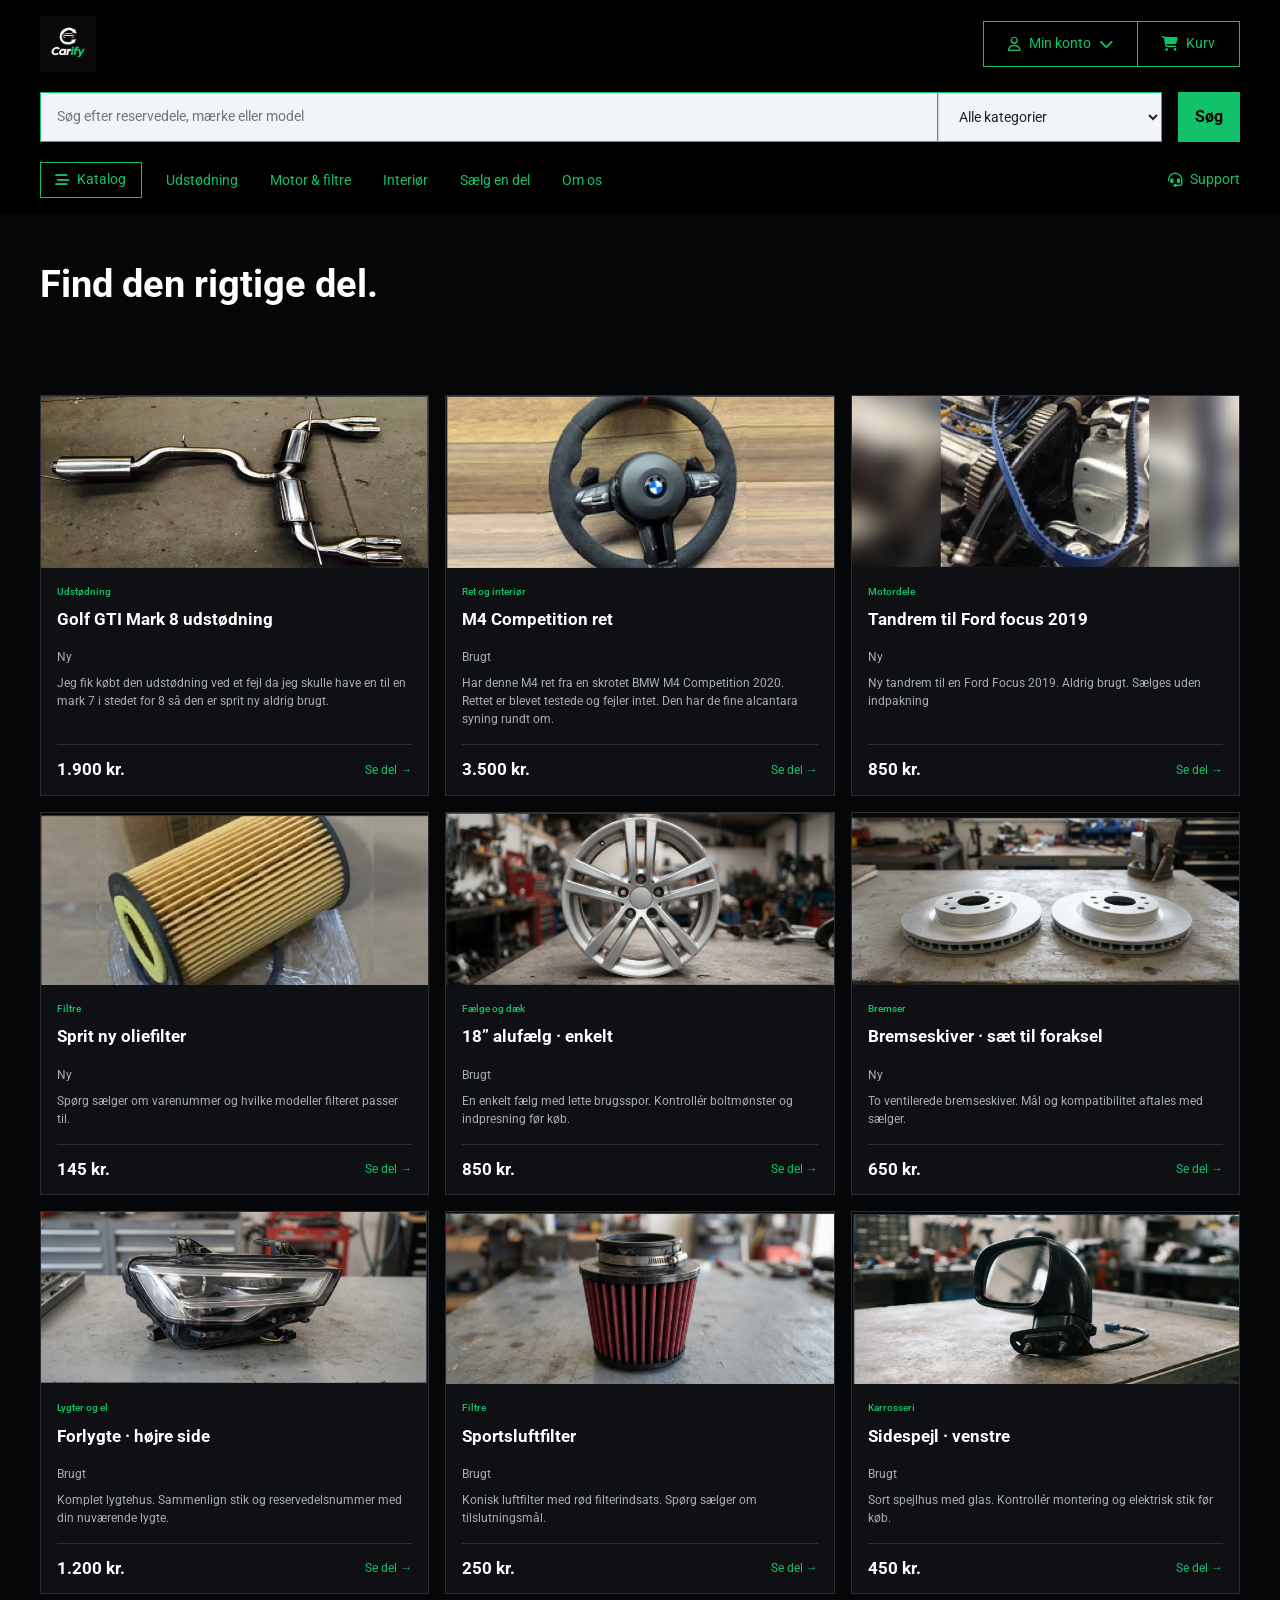
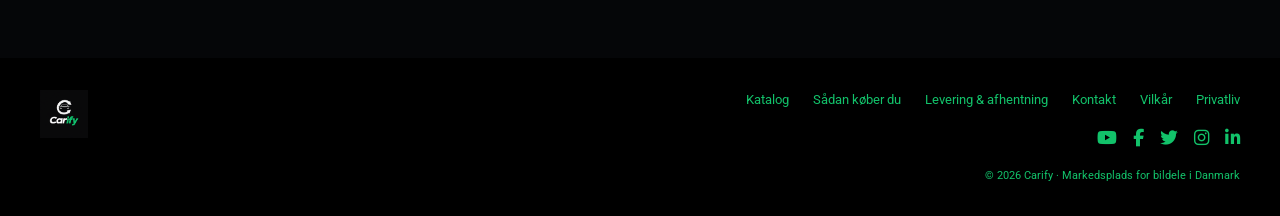
<file: index.html>
<!DOCTYPE html>
<html lang="da">

<head>
    <meta charset="UTF-8">
    <meta name="viewport" content="width=device-width, initial-scale=1">
    <meta name="robots" content="noindex">
    <title>Carify – Find den rigtige del</title>
    <link rel="preconnect" href="https://fonts.googleapis.com">
    <link href="https://fonts.googleapis.com/css2?family=Roboto:wght@300;400;500;700&display=swap" rel="stylesheet">
    <link rel="stylesheet" href="https://cdnjs.cloudflare.com/ajax/libs/font-awesome/6.5.2/css/all.min.css">
    <link rel="stylesheet" href="css/layout.css">
    <link rel="stylesheet" href="css/style.css">
</head>

<body>

    <!-- ===== HEADER ===== -->
    <header class="site-header wrap">
        <div class="top">
            <a class="logo" href="index.html"><img src="imgs/logo.png" alt="Carify"></a>
            <div class="account">
                <a class="btn-outline" href="#"><i class="fa-regular fa-user"></i> Min konto <i
                        class="fa-solid fa-chevron-down"></i></a>
                <a class="btn-outline" href="#"><i class="fa-solid fa-cart-shopping"></i> Kurv</a>
            </div>
        </div>

        <form class="search" action="#">
            <input type="search" placeholder="Søg efter reservedele, mærke eller model">
            <select>
                <option>Alle kategorier</option>
                <option>Udstødning</option>
                <option>Motor &amp; filtre</option>
                <option>Interiør</option>
            </select>
            <button type="submit">Søg</button>
        </form>

        <nav class="menu">
            <a class="catalog-btn" href="index.html"><i class="fa-solid fa-bars-staggered"></i> Katalog</a>
            <div class="links">
                <a href="#">Udstødning</a>
                <a href="#">Motor &amp; filtre</a>
                <a href="#">Interiør</a>
                <a href="#">Sælg en del</a>
                <a href="om_os.html">Om os</a>
            </div>
            <a class="help" href="#">
                <i class="fa-solid fa-headset"></i>
                <span class="desktop-only">Support</span>
                <span class="mobile-only">Købshjælp</span>
            </a>
        </nav>
    </header>

    <!-- ===== INDHOLD ===== -->
    <main class="wrap">
        <h1 class="page-title">Find den rigtige del.</h1>
        <h2 class="sub-title">Alle reservedele</h2>

        <section class="cards">

            <article class="card">
                <a href="produkter.html"><img src="imgs/udstodning.jpg" alt="Golf GTI Mark 8 udstødning"></a>
                <div class="card-body">
                    <span class="cat">Udstødning</span>
                    <h3>Golf GTI Mark 8 udstødning</h3>
                    <span class="cond">Ny</span>
                    <p>Jeg fik købt den udstødning ved et fejl da jeg skulle have en til en mark 7 i stedet for 8 så den
                        er sprit ny aldrig brugt.</p>
                </div>
                <div class="card-foot">
                    <span class="price">1.900 kr.</span>
                    <a href="produkter.html">Se del →</a>
                </div>
            </article>

            <article class="card">
                <img src="imgs/ratt.jpg" alt="M4 Competition ret">
                <div class="card-body">
                    <span class="cat">Ret og interiør</span>
                    <h3>M4 Competition ret</h3>
                    <span class="cond">Brugt</span>
                    <p>Har denne M4 ret fra en skrotet BMW M4 Competition 2020. Rettet er blevet testede og fejler
                        intet. Den har de fine alcantara syning rundt om.</p>
                </div>
                <div class="card-foot">
                    <span class="price">3.500 kr.</span>
                    <a href="#">Se del →</a>
                </div>
            </article>

            <article class="card">
                <img src="imgs/tandrem.jpg" alt="Tandrem til Ford Focus 2019">
                <div class="card-body">
                    <span class="cat">Motordele</span>
                    <h3>Tandrem til Ford focus 2019</h3>
                    <span class="cond">Ny</span>
                    <p>Ny tandrem til en Ford Focus 2019. Aldrig brugt. Sælges uden indpakning</p>
                </div>
                <div class="card-foot">
                    <span class="price">850 kr.</span>
                    <a href="#">Se del →</a>
                </div>
            </article>

            <article class="card">
                <img src="imgs/oliefilter.jpg" alt="Oliefilter">
                <div class="card-body">
                    <span class="cat">Filtre</span>
                    <h3>Sprit ny oliefilter</h3>
                    <span class="cond">Ny</span>
                    <p>Spørg sælger om varenummer og hvilke modeller filteret passer til.</p>
                </div>
                <div class="card-foot">
                    <span class="price">145 kr.</span>
                    <a href="#">Se del →</a>
                </div>
            </article>

            <article class="card">
                <img src="imgs/alufaelg.jpg" alt="18 tommer alufælg">
                <div class="card-body">
                    <span class="cat">Fælge og dæk</span>
                    <h3>18” alufælg · enkelt</h3>
                    <span class="cond">Brugt</span>
                    <p>En enkelt fælg med lette brugsspor. Kontrollér boltmønster og indpresning før køb.</p>
                </div>
                <div class="card-foot">
                    <span class="price">850 kr.</span>
                    <a href="#">Se del →</a>
                </div>
            </article>

            <article class="card">
                <img src="imgs/bremseskiver.jpg" alt="Bremseskiver">
                <div class="card-body">
                    <span class="cat">Bremser</span>
                    <h3>Bremseskiver · sæt til foraksel</h3>
                    <span class="cond">Ny</span>
                    <p>To ventilerede bremseskiver. Mål og kompatibilitet aftales med sælger.</p>
                </div>
                <div class="card-foot">
                    <span class="price">650 kr.</span>
                    <a href="#">Se del →</a>
                </div>
            </article>

            <article class="card">
                <img src="imgs/forlygte.jpg" alt="Forlygte højre side">
                <div class="card-body">
                    <span class="cat">Lygter og el</span>
                    <h3>Forlygte · højre side</h3>
                    <span class="cond">Brugt</span>
                    <p>Komplet lygtehus. Sammenlign stik og reservedelsnummer med din nuværende lygte.</p>
                </div>
                <div class="card-foot">
                    <span class="price">1.200 kr.</span>
                    <a href="#">Se del →</a>
                </div>
            </article>

            <article class="card">
                <img src="imgs/luftfilter.jpg" alt="Sportsluftfilter">
                <div class="card-body">
                    <span class="cat">Filtre</span>
                    <h3>Sportsluftfilter</h3>
                    <span class="cond">Brugt</span>
                    <p>Konisk luftfilter med rød filterindsats. Spørg sælger om tilslutningsmål.</p>
                </div>
                <div class="card-foot">
                    <span class="price">250 kr.</span>
                    <a href="#">Se del →</a>
                </div>
            </article>

            <article class="card">
                <img src="imgs/sidespejl.jpg" alt="Sidespejl venstre">
                <div class="card-body">
                    <span class="cat">Karrosseri</span>
                    <h3>Sidespejl · venstre</h3>
                    <span class="cond">Brugt</span>
                    <p>Sort spejlhus med glas. Kontrollér montering og elektrisk stik før køb.</p>
                </div>
                <div class="card-foot">
                    <span class="price">450 kr.</span>
                    <a href="#">Se del →</a>
                </div>
            </article>

        </section>
    </main>

    <!-- ===== FOOTER ===== -->
    <footer class="site-footer wrap">
        <div class="foot">
            <a class="logo" href="index.html"><img src="imgs/logo.png" alt="Carify"></a>
            <div class="foot-right">
                <nav class="foot-links">
                    <a href="index.html">Katalog</a>
                    <a href="om_os.html">Sådan køber du</a>
                    <a href="#">Levering &amp; afhentning</a>
                    <a href="#">Kontakt</a>
                    <a href="#">Vilkår</a>
                    <a href="#">Privatliv</a>
                </nav>
                <div class="social">
                    <a href="#" aria-label="YouTube"><i class="fa-brands fa-youtube"></i></a>
                    <a href="#" aria-label="Facebook"><i class="fa-brands fa-facebook-f"></i></a>
                    <a href="#" aria-label="Twitter"><i class="fa-brands fa-twitter"></i></a>
                    <a href="#" aria-label="Instagram"><i class="fa-brands fa-instagram"></i></a>
                    <a href="#" aria-label="LinkedIn"><i class="fa-brands fa-linkedin-in"></i></a>
                </div>
                <span class="copy">© 2026 Carify · Markedsplads for bildele i Danmark</span>
            </div>
        </div>
    </footer>

</body>

</html>
</file>
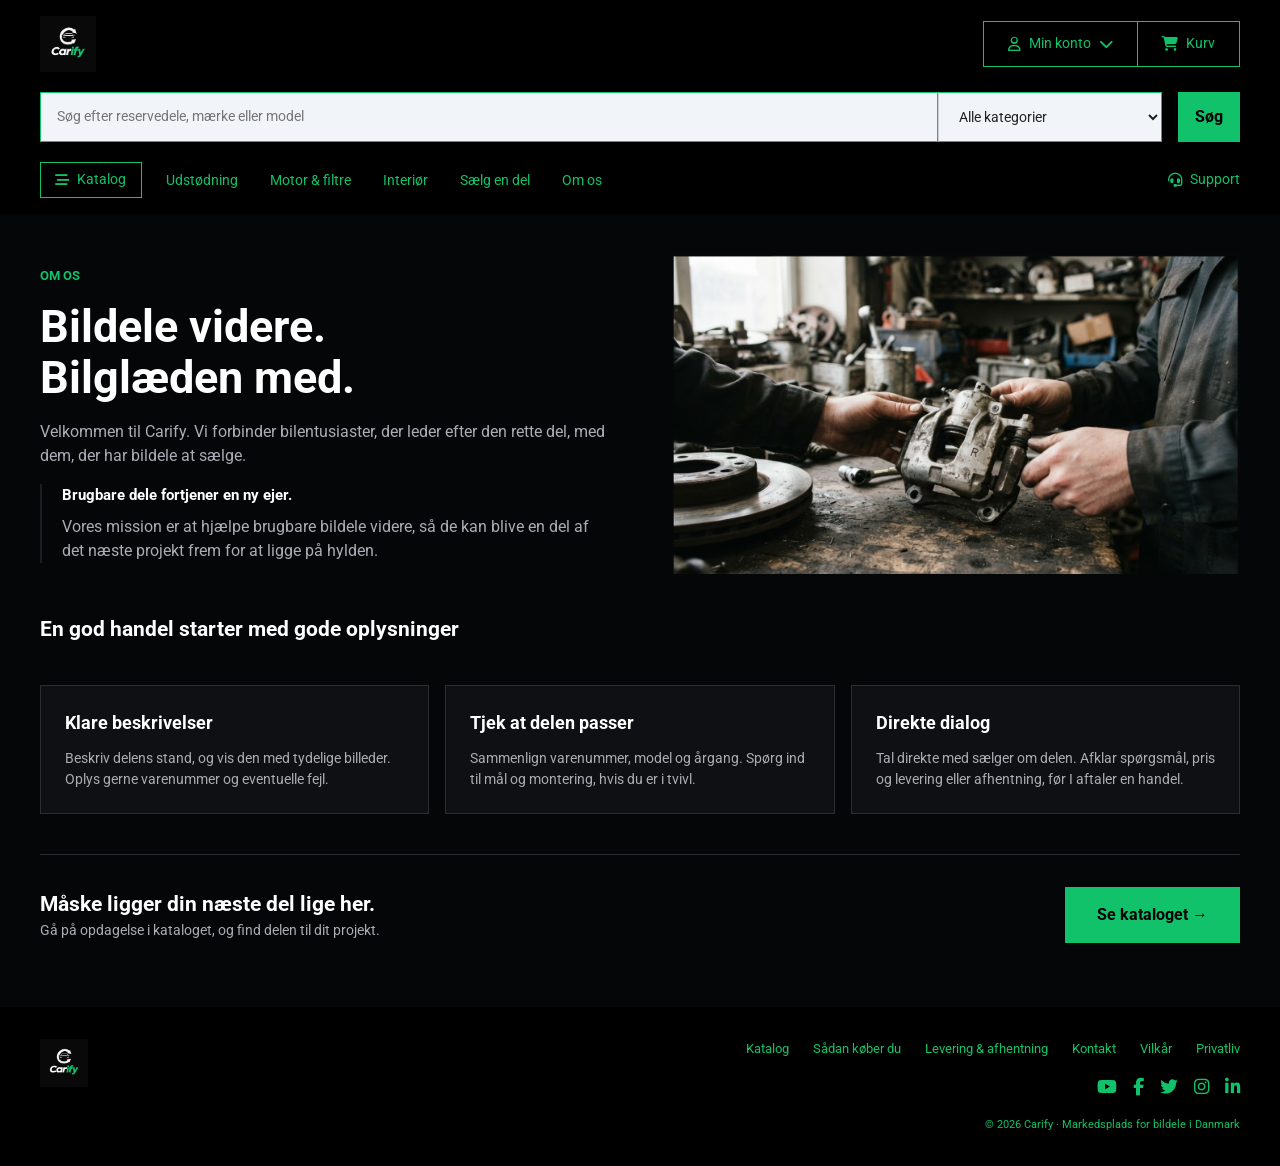
<file: om_os.html>
<!DOCTYPE html>
<html lang="da">

<head>
    <meta charset="UTF-8">
    <meta name="viewport" content="width=device-width, initial-scale=1">
    <meta name="robots" content="noindex">
    <title>Om os – Carify</title>
    <link rel="preconnect" href="https://fonts.googleapis.com">
    <link href="https://fonts.googleapis.com/css2?family=Roboto:wght@300;400;500;700&display=swap" rel="stylesheet">
    <link rel="stylesheet" href="https://cdnjs.cloudflare.com/ajax/libs/font-awesome/6.5.2/css/all.min.css">
    <link rel="stylesheet" href="css/layout.css">
    <link rel="stylesheet" href="css/style.css">
</head>

<body>

    <!-- ===== HEADER ===== -->
    <header class="site-header wrap">
        <div class="top">
            <a class="logo" href="index.html"><img src="imgs/logo.png" alt="Carify"></a>
            <div class="account">
                <a class="btn-outline" href="#"><i class="fa-regular fa-user"></i> Min konto <i
                        class="fa-solid fa-chevron-down"></i></a>
                <a class="btn-outline" href="#"><i class="fa-solid fa-cart-shopping"></i> Kurv</a>
            </div>
        </div>

        <form class="search" action="#">
            <input type="search" placeholder="Søg efter reservedele, mærke eller model">
            <select>
                <option>Alle kategorier</option>
                <option>Udstødning</option>
                <option>Motor &amp; filtre</option>
                <option>Interiør</option>
            </select>
            <button type="submit">Søg</button>
        </form>

        <nav class="menu">
            <a class="catalog-btn" href="index.html"><i class="fa-solid fa-bars-staggered"></i> Katalog</a>
            <div class="links">
                <a href="#">Udstødning</a>
                <a href="#">Motor &amp; filtre</a>
                <a href="#">Interiør</a>
                <a href="#">Sælg en del</a>
                <a href="om_os.html">Om os</a>
            </div>
            <a class="help" href="#">
                <i class="fa-solid fa-headset"></i>
                <span class="desktop-only">Support</span>
                <span class="mobile-only">Købshjælp</span>
            </a>
        </nav>
    </header>

    <!-- ===== INDHOLD ===== -->
    <main class="wrap">

        <!-- Intro: tekst + billede -->
        <section class="about-hero">
            <div class="about-text">
                <span class="label">Om os</span>
                <h1>Bildele videre.<br>Bilglæden med.</h1>
                <p>Velkommen til Carify. Vi forbinder bilentusiaster, der leder efter den rette del, med dem, der har
                    bildele at sælge.</p>
                <div class="quote">
                    <strong>Brugbare dele fortjener en ny ejer.</strong>
                    <p>Vores mission er at hjælpe brugbare bildele videre, så de kan blive en del af det næste projekt
                        frem for at ligge på hylden.</p>
                </div>
            </div>
            <img src="imgs/om-os.jpg" alt="Mekanikere med en brugt bremsekaliber">
        </section>

        <!-- Tre kort -->
        <h2>En god handel starter med gode oplysninger</h2>
        <section class="steps">
            <div class="step">
                <h3>Klare beskrivelser</h3>
                <p>Beskriv delens stand, og vis den med tydelige billeder. Oplys gerne varenummer og eventuelle fejl.
                </p>
            </div>
            <div class="step">
                <h3>Tjek at delen passer</h3>
                <p>Sammenlign varenummer, model og årgang. Spørg ind til mål og montering, hvis du er i tvivl.</p>
            </div>
            <div class="step">
                <h3>Direkte dialog</h3>
                <p>Tal direkte med sælger om delen. Afklar spørgsmål, pris og levering eller afhentning, før I aftaler
                    en handel.</p>
            </div>
        </section>

        <!-- Call to action -->
        <section class="cta">
            <div>
                <h2>Måske ligger din næste del lige her.</h2>
                <p>Gå på opdagelse i kataloget, og find delen til dit projekt.</p>
            </div>
            <a class="cta-btn" href="index.html">Se kataloget →</a>
        </section>

    </main>

    <!-- ===== FOOTER ===== -->
    <footer class="site-footer wrap">
        <div class="foot">
            <a class="logo" href="index.html"><img src="imgs/logo.png" alt="Carify"></a>
            <div class="foot-right">
                <nav class="foot-links">
                    <a href="index.html">Katalog</a>
                    <a href="om_os.html">Sådan køber du</a>
                    <a href="#">Levering &amp; afhentning</a>
                    <a href="#">Kontakt</a>
                    <a href="#">Vilkår</a>
                    <a href="#">Privatliv</a>
                </nav>
                <div class="social">
                    <a href="#" aria-label="YouTube"><i class="fa-brands fa-youtube"></i></a>
                    <a href="#" aria-label="Facebook"><i class="fa-brands fa-facebook-f"></i></a>
                    <a href="#" aria-label="Twitter"><i class="fa-brands fa-twitter"></i></a>
                    <a href="#" aria-label="Instagram"><i class="fa-brands fa-instagram"></i></a>
                    <a href="#" aria-label="LinkedIn"><i class="fa-brands fa-linkedin-in"></i></a>
                </div>
                <span class="copy">© 2026 Carify · Markedsplads for bildele i Danmark</span>
            </div>
        </div>
    </footer>

</body>

</html>
</file>
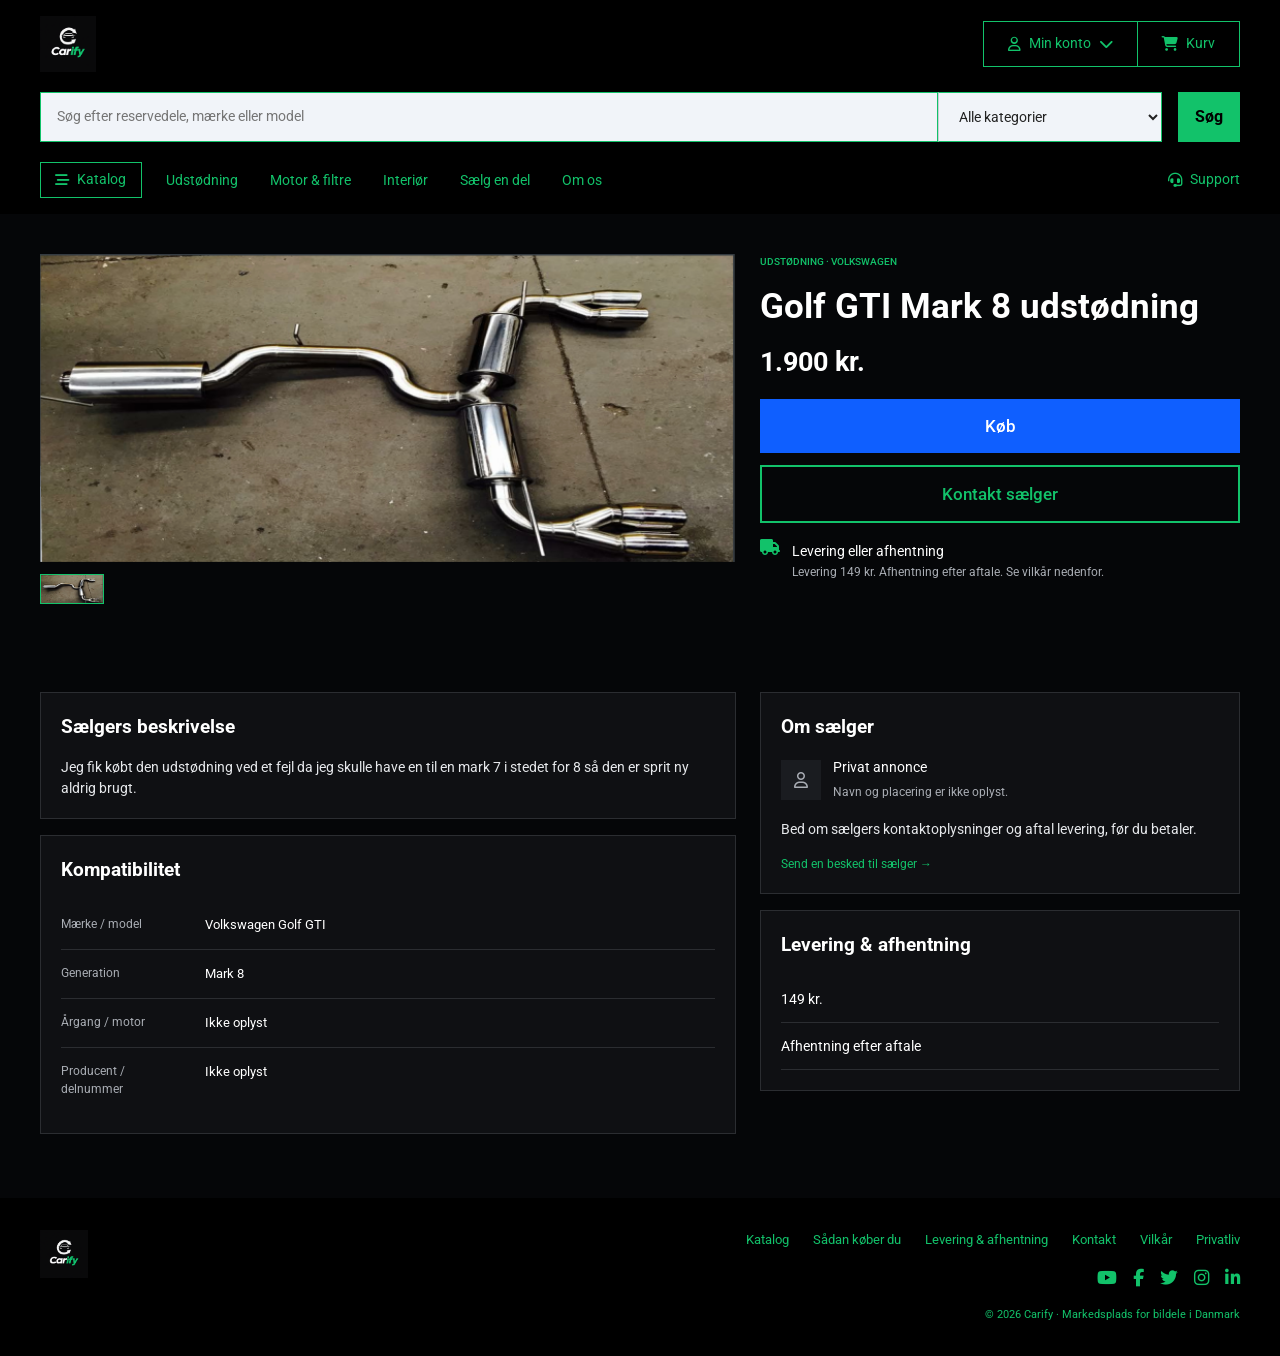
<file: produkter.html>
<!DOCTYPE html>
<html lang="da">

<head>
    <meta charset="UTF-8">
    <meta name="viewport" content="width=device-width, initial-scale=1">
    <meta name="robots" content="noindex">
    <title>Golf GTI Mark 8 udstødning – Carify</title>
    <link rel="preconnect" href="https://fonts.googleapis.com">
    <link href="https://fonts.googleapis.com/css2?family=Roboto:wght@300;400;500;700&display=swap" rel="stylesheet">
    <link rel="stylesheet" href="https://cdnjs.cloudflare.com/ajax/libs/font-awesome/6.5.2/css/all.min.css">
    <link rel="stylesheet" href="css/layout.css">
    <link rel="stylesheet" href="css/style.css">
</head>

<body>

    <!-- ===== HEADER ===== -->
    <header class="site-header wrap">
        <div class="top">
            <a class="logo" href="index.html"><img src="imgs/logo.png" alt="Carify"></a>
            <div class="account">
                <a class="btn-outline" href="#"><i class="fa-regular fa-user"></i> Min konto <i
                        class="fa-solid fa-chevron-down"></i></a>
                <a class="btn-outline" href="#"><i class="fa-solid fa-cart-shopping"></i> Kurv</a>
            </div>
        </div>

        <form class="search" action="#">
            <input type="search" placeholder="Søg efter reservedele, mærke eller model">
            <select>
                <option>Alle kategorier</option>
                <option>Udstødning</option>
                <option>Motor &amp; filtre</option>
                <option>Interiør</option>
            </select>
            <button type="submit">Søg</button>
        </form>

        <nav class="menu">
            <a class="catalog-btn" href="index.html"><i class="fa-solid fa-bars-staggered"></i> Katalog</a>
            <div class="links">
                <a href="#">Udstødning</a>
                <a href="#">Motor &amp; filtre</a>
                <a href="#">Interiør</a>
                <a href="#">Sælg en del</a>
                <a href="om_os.html">Om os</a>
            </div>
            <a class="help" href="#">
                <i class="fa-solid fa-headset"></i>
                <span class="desktop-only">Support</span>
                <span class="mobile-only">Købshjælp</span>
            </a>
        </nav>
    </header>

    <!-- ===== INDHOLD ===== -->
    <main class="wrap">

        <!-- Billede + købsinfo -->
        <section class="product-top">
            <div class="gallery">
                <img src="imgs/udstodning.jpg" alt="Golf GTI Mark 8 udstødning">
                <div class="thumbs">
                    <img src="imgs/udstodning.jpg" alt="Miniature">
                </div>
            </div>

            <div class="info">
                <span class="cat">UDSTØDNING · VOLKSWAGEN</span>
                <h1>Golf GTI Mark 8 udstødning</h1>
                <span class="big-price">1.900 kr.</span>

                <div class="buy-buttons">
                    <a class="btn-buy" href="#">Køb</a>
                    <a class="btn-contact" href="#">Kontakt sælger</a>
                </div>

                <div class="delivery-note">
                    <i class="fa-solid fa-truck"></i>
                    <div>
                        <strong>Levering eller afhentning</strong>
                        <p>Levering 149 kr. Afhentning efter aftale. Se vilkår nedenfor.</p>
                    </div>
                </div>
            </div>
        </section>

        <!-- Detaljer: to kolonner (stables på mobil) -->
        <section class="product-details">

            <div class="col">
                <div class="box">
                    <h2>Sælgers beskrivelse</h2>
                    <p>Jeg fik købt den udstødning ved et fejl da jeg skulle have en til en mark 7 i stedet for 8 så den
                        er sprit ny aldrig brugt.</p>
                </div>

                <div class="box">
                    <h2>Kompatibilitet</h2>
                    <div>
                        <div class="spec-row"><span>Mærke / model</span><span>Volkswagen Golf GTI</span></div>
                        <div class="spec-row"><span>Generation</span><span>Mark 8</span></div>
                        <div class="spec-row"><span>Årgang / motor</span><span>Ikke oplyst</span></div>
                        <div class="spec-row"><span>Producent / delnummer</span><span>Ikke oplyst</span></div>
                    </div>
                </div>
            </div>

            <div class="col">
                <div class="box">
                    <h2>Om sælger</h2>
                    <div class="seller">
                        <div class="avatar"><i class="fa-regular fa-user"></i></div>
                        <div>
                            <strong>Privat annonce</strong>
                            <small>Navn og placering er ikke oplyst.</small>
                        </div>
                    </div>
                    <p>Bed om sælgers kontaktoplysninger og aftal levering, før du betaler.</p>
                    <a href="#">Send en besked til sælger →</a>
                </div>

                <div class="box">
                    <h2>Levering &amp; afhentning</h2>
                    <div>
                        <div class="line">149 kr.</div>
                        <div class="line">Afhentning efter aftale</div>
                    </div>
                </div>
            </div>

        </section>
    </main>

    <!-- ===== FOOTER ===== -->
    <footer class="site-footer wrap">
        <div class="foot">
            <a class="logo" href="index.html"><img src="imgs/logo.png" alt="Carify"></a>
            <div class="foot-right">
                <nav class="foot-links">
                    <a href="index.html">Katalog</a>
                    <a href="om_os.html">Sådan køber du</a>
                    <a href="#">Levering &amp; afhentning</a>
                    <a href="#">Kontakt</a>
                    <a href="#">Vilkår</a>
                    <a href="#">Privatliv</a>
                </nav>
                <div class="social">
                    <a href="#" aria-label="YouTube"><i class="fa-brands fa-youtube"></i></a>
                    <a href="#" aria-label="Facebook"><i class="fa-brands fa-facebook-f"></i></a>
                    <a href="#" aria-label="Twitter"><i class="fa-brands fa-twitter"></i></a>
                    <a href="#" aria-label="Instagram"><i class="fa-brands fa-instagram"></i></a>
                    <a href="#" aria-label="LinkedIn"><i class="fa-brands fa-linkedin-in"></i></a>
                </div>
                <span class="copy">© 2026 Carify · Markedsplads for bildele i Danmark</span>
            </div>
        </div>
    </footer>

</body>

</html>
</file>
<file: css/layout.css>
/* =========================================================
   layout.css  –  opbygning, grid, placering, afstande
   Mobile first. Desktop starter ved 900px.
   ========================================================= */

/* ---------- Grundstruktur ---------- */
* {
  box-sizing: border-box;
  margin: 0;
  padding: 0;
}

body {
  min-height: 100vh;
}

/* .wrap = fuld bredde baggrund, men indhold centreret (max 1200px) */
.wrap {
  display: grid;
  grid-template-columns: 1fr min(1200px, 100% - 2rem) 1fr;
}
.wrap > * {
  grid-column: 2;
}

img {
  display: block;
  width: 100%;
}
ul {
  list-style: none;
}

/* ---------- Header ---------- */
.site-header {
  row-gap: 1rem;
  padding-block: 1rem;
}

.top {
  display: grid;
  grid-template-columns: auto auto;
  justify-content: space-between;
  align-items: center;
}
.logo img {
  width: 3rem;
  height: 3rem;
  object-fit: cover;
}

.account {
  display: grid;
  grid-auto-flow: column;
  gap: 1rem;
}

.btn-outline,
.catalog-btn,
.help {
  display: grid;
  grid-auto-flow: column;
  align-items: center;
  justify-content: center;
  gap: 0.5rem;
}

/* Søgning: mobil = input + knap under hinanden */
.search {
  display: grid;
  grid-template-columns: 1fr;
  gap: 0.5rem;
}
.search select {
  display: none;
}

/* Menu: mobil = Katalog + Købshjælp øverst, links under */
.menu {
  display: grid;
  grid-template-columns: auto auto;
  grid-template-areas:
    "catalog help"
    "links   links";
  justify-content: space-between;
  align-items: center;
  row-gap: 1rem;
}
.catalog-btn {
  grid-area: catalog;
}
.help {
  grid-area: help;
}
.links {
  grid-area: links;
  display: grid;
  grid-auto-flow: column;
  justify-content: start;
  gap: 1.25rem;
  overflow-x: auto;
  white-space: nowrap;
}
.help .desktop-only {
  display: none;
}

/* ---------- Hoveddel ---------- */
main {
  row-gap: 1.5rem;
  padding-block: 1.5rem 3rem;
  align-content: start;
  min-height: 60vh;
}

/* ---------- Forside: katalog ---------- */
.page-title {
  padding-top: 0.5rem;
}
.sub-title {
  margin-top: -0.5rem;
} /* "Alle reservedele" – kun mobil */

.cards {
  display: grid;
  grid-template-columns: 1fr;
  gap: 1rem;
}
.card {
  display: grid;
  grid-template-rows: auto 1fr auto; /* billede / tekst / pris */
}
.card img {
  aspect-ratio: 16 / 9;
  object-fit: cover;
}
.card-body {
  display: grid;
  align-content: start;
  gap: 0.5rem;
  padding: 1rem;
}
.card-foot {
  display: grid;
  grid-template-columns: 1fr auto;
  align-items: center;
  margin: 0 1rem;
  padding-block: 0.75rem;
}

/* ---------- Produktside ---------- */
.product-top,
.product-details {
  display: grid;
  grid-template-columns: 1fr;
  gap: 1.5rem;
}
.gallery {
  display: grid;
  gap: 0.75rem;
  align-content: start;
}
.thumbs {
  display: grid;
  grid-template-columns: 4rem;
}

.info {
  display: grid;
  gap: 1rem;
  align-content: start;
}
.buy-buttons {
  display: grid;
  gap: 0.75rem;
}
.buy-buttons a {
  display: grid;
  place-items: center;
  padding: 0.9rem;
}
.delivery-note {
  display: grid;
  grid-template-columns: auto 1fr;
  gap: 0.75rem;
  align-items: start;
}

.col {
  display: grid;
  gap: 1rem;
  align-content: start;
}
.box {
  display: grid;
  gap: 1rem;
  padding: 1.25rem;
  align-content: start;
}

.spec-row {
  display: grid;
  grid-template-columns: 8rem 1fr;
  gap: 1rem;
  padding-block: 0.9rem;
}
.seller {
  display: grid;
  grid-template-columns: auto 1fr;
  gap: 0.75rem;
  align-items: center;
}
.avatar {
  display: grid;
  place-items: center;
  width: 2.5rem;
  height: 2.5rem;
}
.box .line {
  padding-block: 0.8rem;
}

/* ---------- Om os ---------- */
.about-hero {
  display: grid;
  grid-template-columns: 1fr;
  gap: 1.5rem;
}
.about-text {
  display: grid;
  gap: 1rem;
  align-content: start;
}
.quote {
  display: grid;
  gap: 0.5rem;
  padding-left: 1.25rem;
}
.about-hero img {
  height: 100%;
  min-height: 15rem;
  object-fit: cover;
}

.steps {
  display: grid;
  grid-template-columns: 1fr;
  gap: 1rem;
}
.step {
  display: grid;
  gap: 0.75rem;
  padding: 1.5rem;
  align-content: start;
}

.cta {
  display: grid;
  grid-template-columns: 1fr;
  gap: 1rem;
  padding-top: 1.5rem;
}
.cta-btn {
  display: grid;
  place-items: center;
  padding: 1rem 2rem;
}

/* ---------- Footer ---------- */
.site-footer {
  padding-block: 2rem;
}
.foot {
  display: grid;
  grid-template-columns: 1fr;
  gap: 1.25rem;
}
.foot .logo img {
  width: 3rem;
  height: 3rem;
}
.foot-right {
  display: grid;
  gap: 1rem;
}
.foot-links {
  display: grid;
  grid-template-columns: repeat(3, auto);
  justify-content: start;
  gap: 0.75rem 1.25rem;
}
.social {
  display: grid;
  grid-auto-flow: column;
  justify-content: start;
  gap: 1rem;
}

/* =========================================================
   Desktop  (900px og op)
   ========================================================= */
@media (min-width: 900px) {
  /* Header følger med, når man scroller (kun desktop) */
  .site-header {
    row-gap: 1.25rem;
    position: sticky;
    top: 0;
    z-index: 10;
  }
  .logo img {
    width: 3.5rem;
    height: 3.5rem;
  }

  /* Min konto | Kurv som ét samlet felt */
  .account {
    gap: 0;
  }
  .account .btn-outline {
    padding: 0.7rem 1.5rem;
  }

  /* Søgebar: input | kategori | knap */
  .search {
    grid-template-columns: 1fr 14rem auto;
    gap: 0;
  }
  .search select {
    display: block;
  }
  .search button {
    margin-left: 1rem;
    padding-inline: 2rem;
  }

  /* Menu: Katalog | links | Support */
  .menu {
    grid-template-columns: auto 1fr auto;
    grid-template-areas: "catalog links help";
    justify-content: stretch;
  }
  .links {
    margin-left: 1.5rem;
    gap: 2rem;
    overflow: visible;
  }
  .help .desktop-only {
    display: inline;
  }
  .help .mobile-only {
    display: none;
  }
  .sub-title {
    display: none;
  }

  main {
    row-gap: 2.5rem;
    padding-block: 2.5rem 4rem;
  }
  .page-title {
    padding-bottom: 3rem;
  }

  /* Katalog: 3 kolonner */
  .cards {
    grid-template-columns: repeat(3, 1fr);
    gap: 1rem;
  }
  .card img {
    aspect-ratio: 9 / 4;
  }

  /* Produktside: bred kolonne + smal kolonne */
  .product-top,
  .product-details {
    grid-template-columns: 1.45fr 1fr;
    gap: 1.5rem;
  }
  .product-details {
    margin-top: 3rem;
  }
  .spec-row {
    grid-template-columns: 8rem 1fr;
  }

  /* Om os */
  .about-hero {
    grid-template-columns: 1fr 1fr;
    gap: 4rem;
    align-items: center;
  }
  .steps {
    grid-template-columns: repeat(3, 1fr);
  }
  .cta {
    grid-template-columns: 1fr auto;
    align-items: center;
    padding-top: 2rem;
  }

  /* Footer */
  .foot {
    grid-template-columns: auto 1fr;
    align-items: start;
  }
  .foot-right {
    justify-items: end;
  }
  .foot-links {
    grid-template-columns: repeat(6, auto);
    justify-content: end;
    gap: 1.5rem;
  }
  .social {
    justify-content: end;
  }
}
</file>
<file: css/style.css>
/* =========================================================
   style.css  –  udseende: farver, skrifttyper, knapper, borders
   ========================================================= */

:root {
  --bg: #050608;
  --black: #000;
  --panel: #0f1013;
  --line: #2b2d31;
  --green: #12c26a;
  --blue: #0f5fff;
  --text: #fff;
  --muted: #a9adb4;
  --field: #f1f4f9;
}

/* ---------- Grundtekst ---------- */
body {
  font-family: "Roboto", Arial, sans-serif;
  font-size: 1rem;
  line-height: 1.5;
  background: var(--bg);
  color: var(--text);
}
a {
  color: var(--green);
  text-decoration: none;
}
h1 {
  font-size: 2rem;
  line-height: 1.15;
  font-weight: 700;
}
h2 {
  font-size: 1.3rem;
  font-weight: 700;
}
h3 {
  font-size: 1.1rem;
  font-weight: 700;
}
p {
  color: var(--muted);
  font-size: 0.9rem;
}

/* ---------- Header ---------- */
.site-header {
  background: var(--black);
}
.logo img {
  background: var(--panel);
}

.btn-outline,
.catalog-btn,
.help {
  color: var(--green);
  font-size: 0.9rem;
}

.catalog-btn,
.help {
  border: 1px solid var(--green);
  padding: 0.4rem 0.9rem;
}
.help {
  border: 0;
  padding: 0;
}

.search input,
.search select {
  background: var(--field);
  color: #222;
  border: 1px solid var(--green);
  font: inherit;
  font-size: 0.9rem;
  padding: 0.75rem 1rem;
}
.search select {
  border-left: 1px solid #c9ced6;
}
.search button {
  background: var(--green);
  color: #000;
  border: 1px solid var(--green);
  font: inherit;
  font-weight: 700;
  padding: 0.75rem 1rem;
  cursor: pointer;
}

.links a {
  font-size: 0.85rem;
}

/* ---------- Kort (forside) ---------- */
.card {
  background: var(--panel);
  border: 1px solid var(--line);
}
.cat {
  color: var(--green);
  font-size: 0.65rem;
  font-weight: 500;
}
.card h3 {
  font-size: 1.05rem;
}
.cond {
  color: var(--muted);
  font-size: 0.75rem;
  margin-top: 0.5rem;
}
.card p {
  font-size: 0.75rem;
}
.card-foot {
  border-top: 1px solid var(--line);
}
.price {
  font-size: 1.05rem;
  font-weight: 700;
  color: var(--text);
}
.card-foot a {
  font-size: 0.75rem;
}

/* ---------- Produktside ---------- */
.gallery img {
  background: var(--panel);
}
.thumbs img {
  border: 1px solid var(--green);
}

.info h1 {
  font-size: 1.9rem;
}
.big-price {
  font-size: 1.7rem;
  font-weight: 700;
}

.btn-buy {
  background: var(--blue);
  color: #fff;
  font-weight: 500;
  font-size: 1.05rem;
}
.btn-contact {
  border: 2px solid var(--green);
  color: var(--green);
  font-weight: 500;
  font-size: 1.05rem;
}
.delivery-note i {
  color: var(--green);
}
.delivery-note strong {
  font-weight: 400;
  font-size: 0.9rem;
}
.delivery-note p {
  font-size: 0.75rem;
}

.box {
  background: var(--panel);
  border: 1px solid var(--line);
}
.box h2 {
  font-size: 1.2rem;
}
.box p,
.box span {
  font-size: 0.85rem;
}
.box p {
  color: #e6e8eb;
}

.spec-row {
  border-bottom: 1px solid var(--line);
}
.spec-row:last-child {
  border-bottom: 0;
}
.spec-row span:first-child {
  color: var(--muted);
  font-size: 0.75rem;
}
.spec-row span:last-child {
  font-size: 0.8rem;
}

.avatar {
  background: #1a1c20;
  color: var(--muted);
}
.seller strong {
  font-weight: 400;
  font-size: 0.9rem;
  display: block;
}
.seller small {
  color: var(--muted);
  font-size: 0.75rem;
}
.box .line {
  border-bottom: 1px solid var(--line);
  font-size: 0.85rem;
}
.box .line:last-child {
  border-bottom: 1px solid var(--line);
}
.box a {
  font-size: 0.75rem;
}

/* ---------- Om os ---------- */
.label {
  color: var(--green);
  font-size: 0.8rem;
  font-weight: 700;
  text-transform: uppercase;
}
.about-text h1 {
  font-size: 2.2rem;
}
.about-text p {
  font-size: 1rem;
}
.quote {
  border-left: 2px solid #1b1d21;
}
.quote strong {
  font-size: 0.95rem;
}

.step {
  background: var(--panel);
  border: 1px solid var(--line);
}
.step p {
  font-size: 0.85rem;
}

.cta {
  border-top: 1px solid var(--line);
}
.cta-btn {
  background: var(--green);
  color: #000;
  font-weight: 700;
}

/* ---------- Footer ---------- */
.site-footer {
  background: var(--black);
}
.foot .logo img {
  background: var(--panel);
}
.foot-links a {
  font-size: 0.8rem;
}
.social a {
  font-size: 1.1rem;
}
.copy {
  color: var(--green);
  font-size: 0.7rem;
}

/* =========================================================
   Desktop
   ========================================================= */
@media (min-width: 900px) {
  h1 {
    font-size: 2.4rem;
  }
  .account {
    border: 1px solid var(--green);
  }
  .account .btn-outline + .btn-outline {
    border-left: 1px solid var(--green);
  }
  .about-text h1 {
    font-size: 2.8rem;
  }
  .info h1 {
    font-size: 2.2rem;
  }
}
</file>
